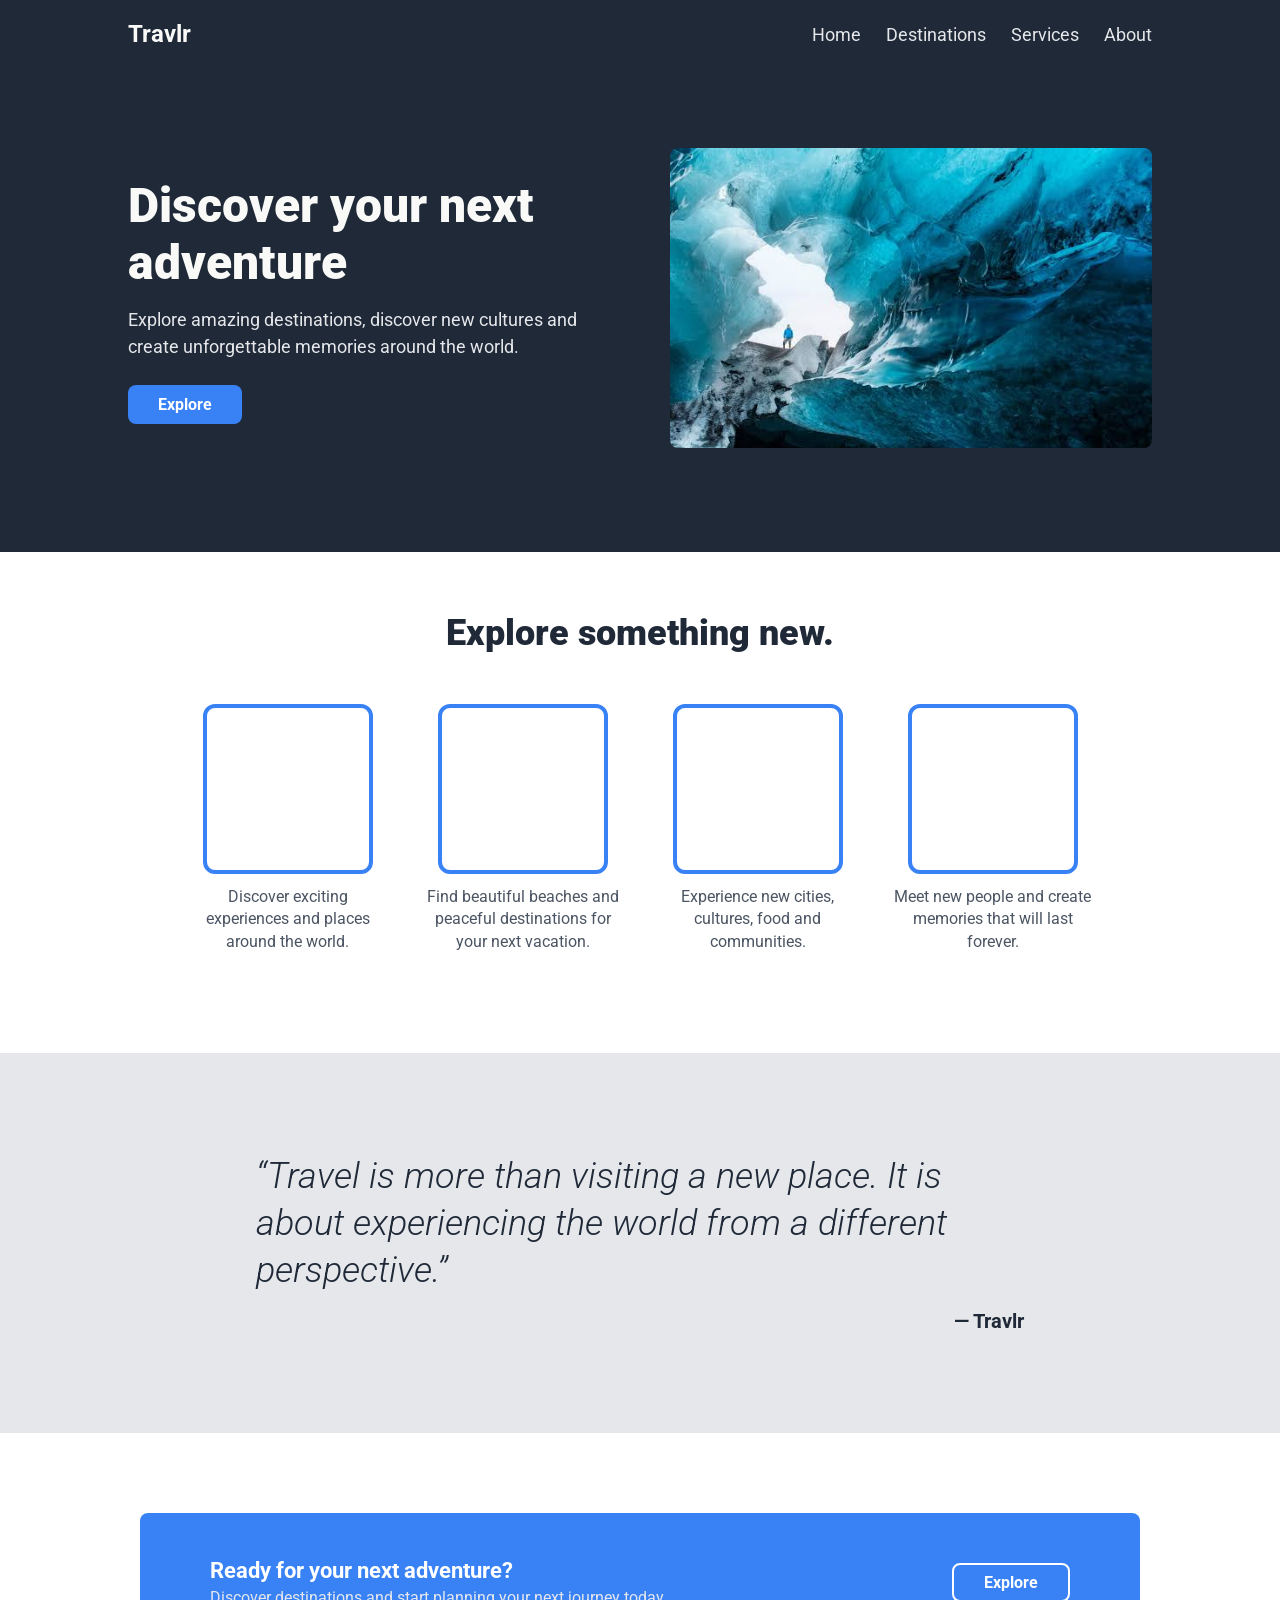
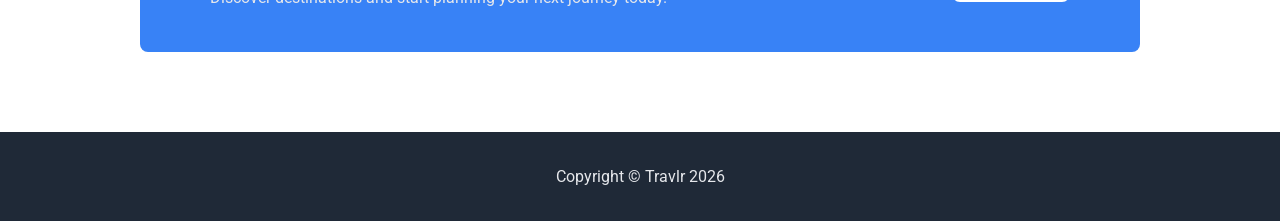
<file: index.html>
<!DOCTYPE html>
<html lang="en">

<head>
    <meta charset="UTF-8">
    <meta name="viewport" content="width=device-width, initial-scale=1.0">

    <title>Travlr | Home</title>

    <link rel="preconnect" href="https://fonts.googleapis.com">
    <link rel="preconnect" href="https://fonts.gstatic.com" crossorigin>
    <link href="https://fonts.googleapis.com/css2?family=Roboto:wght@300;400;700;900&display=swap"
        rel="stylesheet">

    <link rel="stylesheet" href="style.css">
</head>

<body>

    <!-- HEADER + HERO -->
    <header class="header">

        <nav class="navbar">

            <a href="index.html" class="logo">Travlr</a>

            <input type="checkbox" id="menu-toggle" class="menu-toggle">

            <label for="menu-toggle" class="burger">
                ☰
            </label>

            <div class="nav-links">
                <a href="index.html">Home</a>
                <a href="destinations.html">Destinations</a>
                <a href="services.html">Services</a>
                <a href="about.html">About</a>
            </div>

        </nav>


        <section class="hero">

            <div class="hero-text">

                <h1>Discover your next adventure</h1>

                <p>
                    Explore amazing destinations, discover new cultures
                    and create unforgettable memories around the world.
                </p>

                <a href="destinations.html" class="button">Explore</a>

            </div>


            <div class="hero-image">

                <img src="images/hero.jpg"
                    alt="Beautiful travel destination">

            </div>

        </section>

    </header>


    <!-- DESTINATION INFORMATION -->
    <section class="destinations">

        <h2>Explore something new.</h2>

        <div class="destination-container">


            <div class="destination-card">

                <div class="image-box"></div>

                <p>
                    Discover exciting experiences and places
                    around the world.
                </p>

            </div>


            <div class="destination-card">

                <div class="image-box"></div>

                <p>
                    Find beautiful beaches and peaceful
                    destinations for your next vacation.
                </p>

            </div>


            <div class="destination-card">

                <div class="image-box"></div>

                <p>
                    Experience new cities, cultures, food
                    and communities.
                </p>

            </div>


            <div class="destination-card">

                <div class="image-box"></div>

                <p>
                    Meet new people and create memories
                    that will last forever.
                </p>

            </div>


        </div>

    </section>


    <!-- QUOTE -->
    <section class="quote">

        <blockquote>
            “Travel is more than visiting a new place.
            It is about experiencing the world from a
            different perspective.”
        </blockquote>

        <p class="quote-author">— Travlr</p>

    </section>


    <!-- CALL TO ACTION -->
    <section class="call-to-action">

        <div>
            <h3>Ready for your next adventure?</h3>

            <p>
                Discover destinations and start planning
                your next journey today.
            </p>
        </div>

        <a href="destinations.html" class="button-outline">
            Explore
        </a>

    </section>


    <!-- FOOTER -->
    <footer>

        <p>Copyright © Travlr 2026</p>

    </footer>

</body>

</html>
</file>
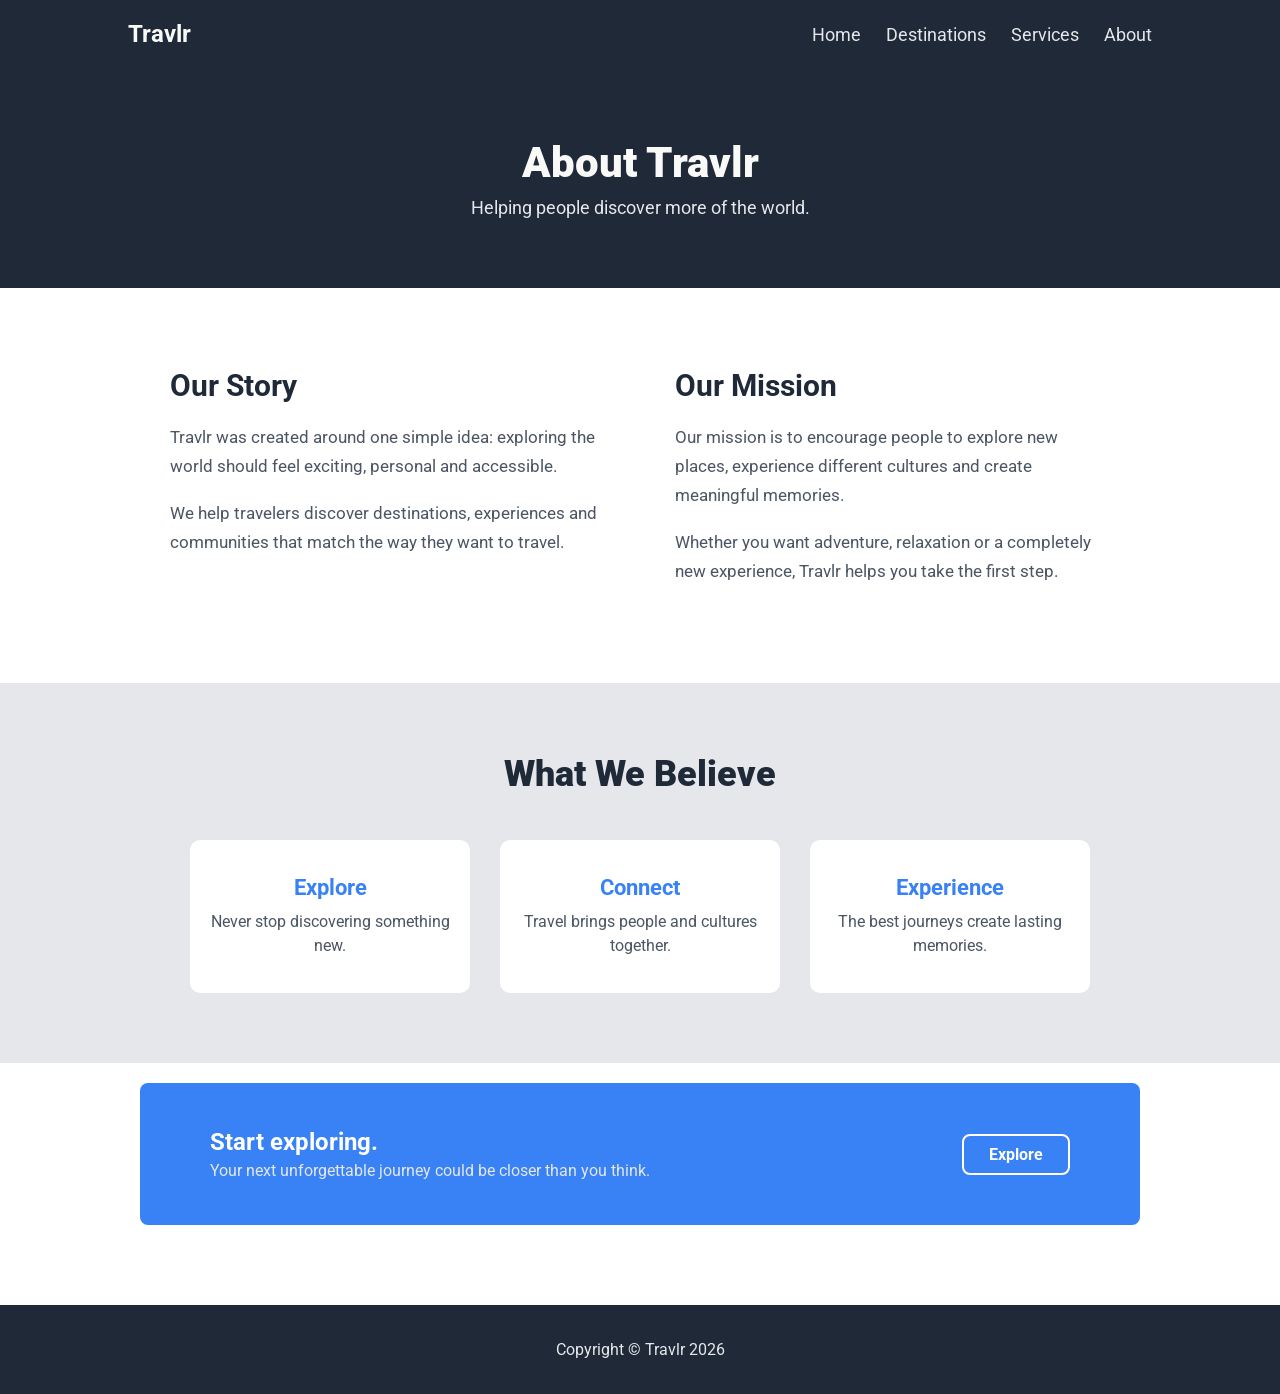
<file: about.html>
<!DOCTYPE html>
<html lang="en">

<head>
    <meta charset="UTF-8">
    <meta name="viewport" content="width=device-width, initial-scale=1.0">

    <title>Travlr | About</title>

    <link rel="preconnect" href="https://fonts.googleapis.com">
    <link rel="preconnect" href="https://fonts.gstatic.com" crossorigin>
    <link href="https://fonts.googleapis.com/css2?family=Roboto:wght@300;400;700;900&display=swap"
          rel="stylesheet">

    <link rel="stylesheet" href="style.css">
</head>

<body>

<header class="header">

    <nav class="navbar">

        <a href="index.html" class="logo">Travlr</a>

        <input type="checkbox" id="menu-toggle" class="menu-toggle">

        <label for="menu-toggle" class="burger">☰</label>

        <div class="nav-links">
            <a href="index.html">Home</a>
            <a href="destinations.html">Destinations</a>
            <a href="services.html">Services</a>
            <a href="about.html">About</a>
        </div>

    </nav>

</header>


<main>

    <section class="page-heading">

        <h1>About Travlr</h1>

        <p>
            Helping people discover more of the world.
        </p>

    </section>


    <section class="about-section">

        <div class="about-text">

            <h2>Our Story</h2>

            <p>
                Travlr was created around one simple idea:
                exploring the world should feel exciting,
                personal and accessible.
            </p>

            <p>
                We help travelers discover destinations,
                experiences and communities that match the
                way they want to travel.
            </p>

        </div>


        <div class="about-text">

            <h2>Our Mission</h2>

            <p>
                Our mission is to encourage people to explore
                new places, experience different cultures and
                create meaningful memories.
            </p>

            <p>
                Whether you want adventure, relaxation or a
                completely new experience, Travlr helps you
                take the first step.
            </p>

        </div>

    </section>


    <section class="values">

        <h2>What We Believe</h2>

        <div class="values-container">

            <article>
                <h3>Explore</h3>
                <p>Never stop discovering something new.</p>
            </article>

            <article>
                <h3>Connect</h3>
                <p>Travel brings people and cultures together.</p>
            </article>

            <article>
                <h3>Experience</h3>
                <p>The best journeys create lasting memories.</p>
            </article>

        </div>

    </section>


    <section class="cta">

        <div>
            <h2>Start exploring.</h2>

            <p>
                Your next unforgettable journey could be closer
                than you think.
            </p>
        </div>

        <a href="destinations.html" class="outline-button">
            Explore
        </a>

    </section>

</main>


<footer>
    <p>Copyright © Travlr 2026</p>
</footer>

</body>
</html>
</file>
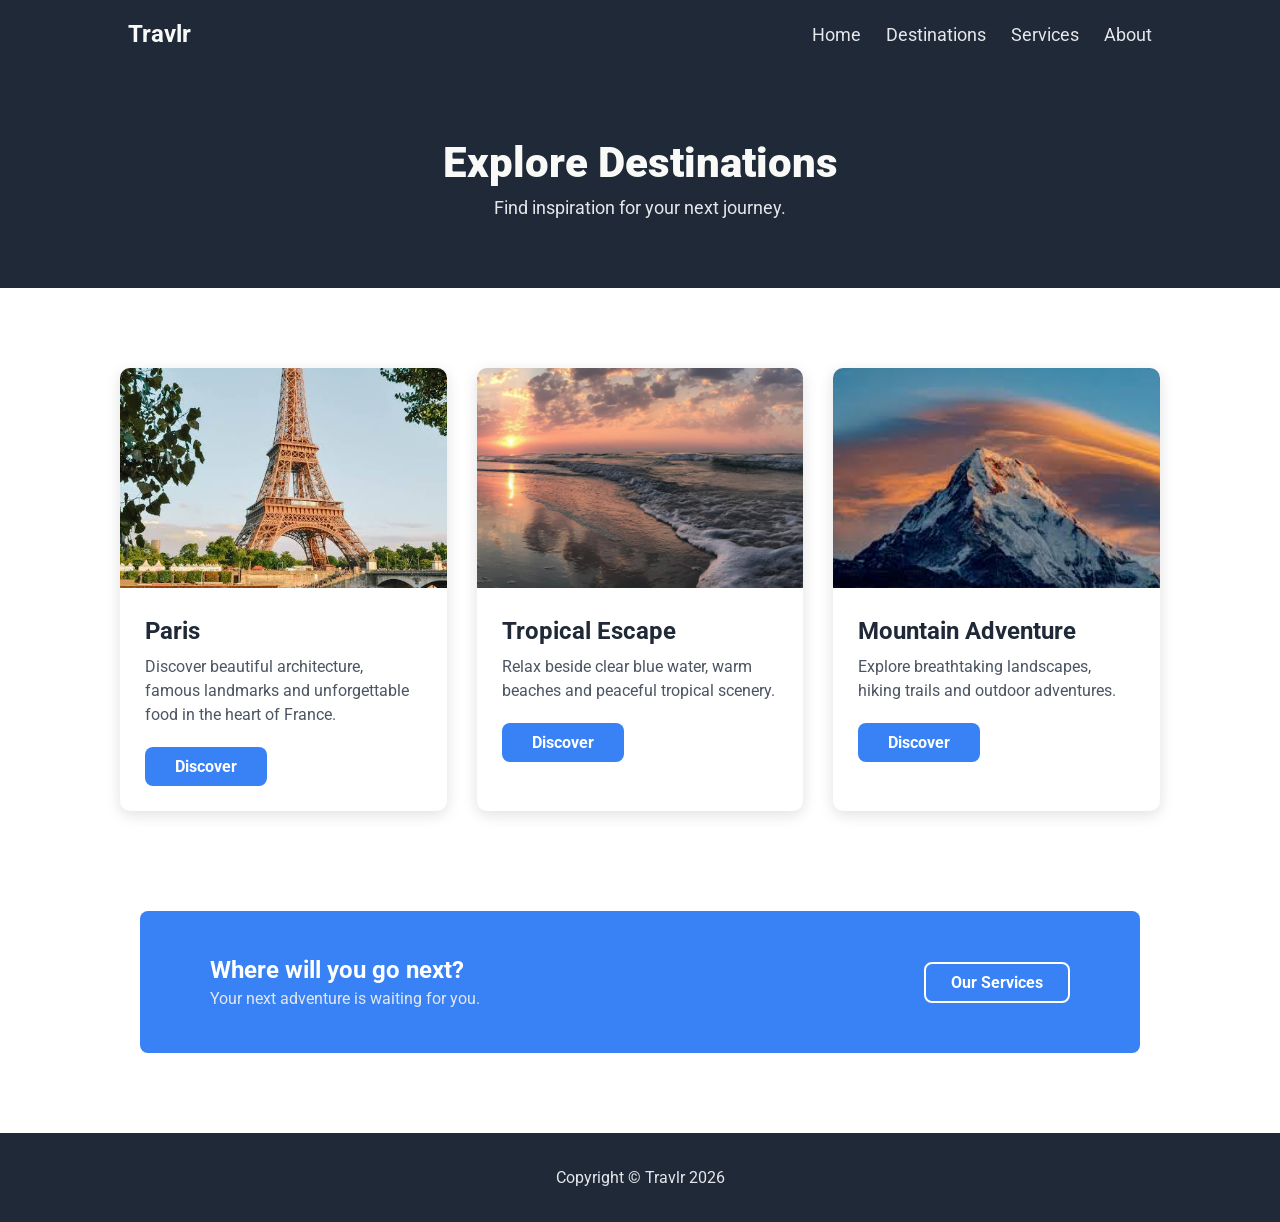
<file: destinations.html>
<!DOCTYPE html>
<html lang="en">

<head>
    <meta charset="UTF-8">
    <meta name="viewport" content="width=device-width, initial-scale=1.0">

    <title>Travlr | Destinations</title>

    <link rel="preconnect" href="https://fonts.googleapis.com">
    <link rel="preconnect" href="https://fonts.gstatic.com" crossorigin>
    <link href="https://fonts.googleapis.com/css2?family=Roboto:wght@300;400;700;900&display=swap"
          rel="stylesheet">

    <link rel="stylesheet" href="style.css">
</head>

<body>

<header class="header">

    <nav class="navbar">

        <a href="index.html" class="logo">Travlr</a>

        <input type="checkbox" id="menu-toggle" class="menu-toggle">

        <label for="menu-toggle" class="burger">☰</label>

        <div class="nav-links">
            <a href="index.html">Home</a>
            <a href="destinations.html">Destinations</a>
            <a href="services.html">Services</a>
            <a href="about.html">About</a>
        </div>

    </nav>

</header>


<main>

    <section class="page-heading">

        <h1>Explore Destinations</h1>

        <p>
            Find inspiration for your next journey.
        </p>

    </section>


    <section class="cards-section">

        <article class="travel-card">

            <img
                src="images/paris.jpg"
                alt="View of Paris">

            <div class="card-content">

                <h2>Paris</h2>

                <p>
                    Discover beautiful architecture,
                    famous landmarks and unforgettable food
                    in the heart of France.
                </p>

                <a href="#" class="button">Discover</a>

            </div>

        </article>


        <article class="travel-card">

            <img
                src="images/beach.jpg"
                alt="Tropical beach">

            <div class="card-content">

                <h2>Tropical Escape</h2>

                <p>
                    Relax beside clear blue water,
                    warm beaches and peaceful tropical scenery.
                </p>

                <a href="#" class="button">Discover</a>

            </div>

        </article>


        <article class="travel-card">

            <img
                src="images/mountains.jpg"
                alt="Mountain landscape">

            <div class="card-content">

                <h2>Mountain Adventure</h2>

                <p>
                    Explore breathtaking landscapes,
                    hiking trails and outdoor adventures.
                </p>

                <a href="#" class="button">Discover</a>

            </div>

        </article>

    </section>


    <section class="cta">

        <div>
            <h2>Where will you go next?</h2>

            <p>
                Your next adventure is waiting for you.
            </p>
        </div>

        <a href="services.html" class="outline-button">
            Our Services
        </a>

    </section>

</main>


<footer>
    <p>Copyright © Travlr 2026</p>
</footer>

</body>
</html>
</file>
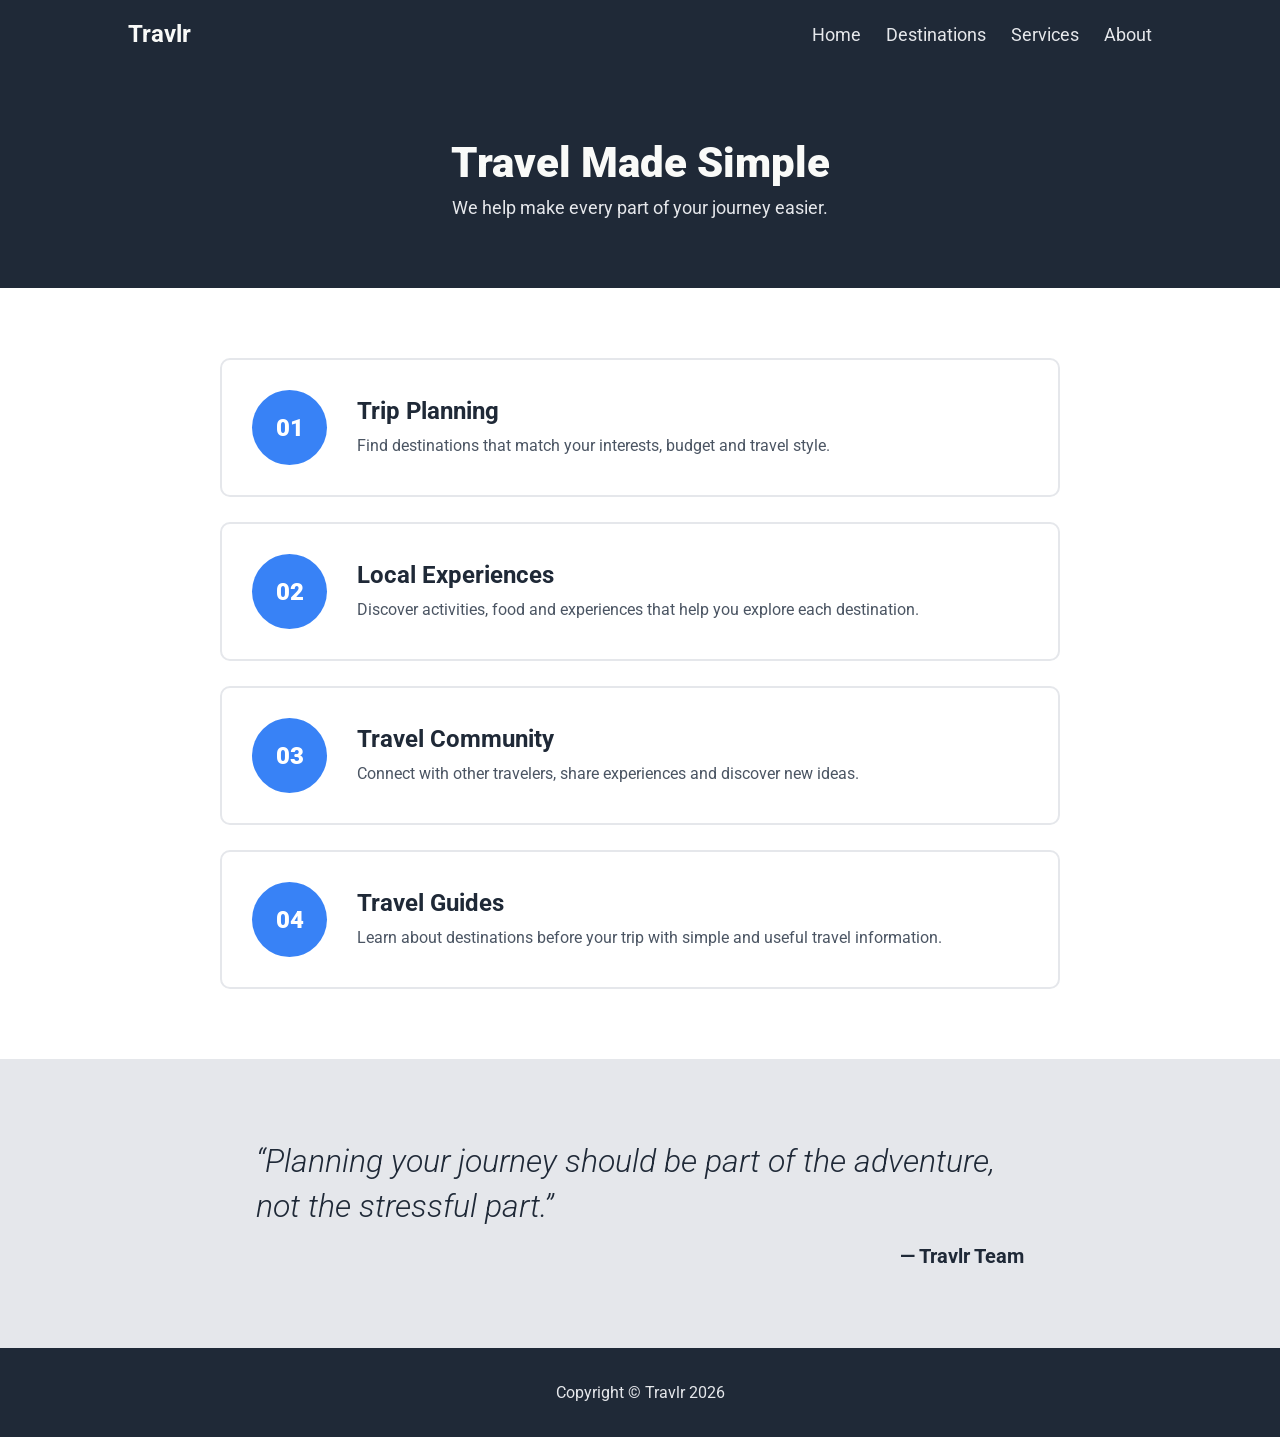
<file: services.html>
<!DOCTYPE html>
<html lang="en">

<head>
    <meta charset="UTF-8">
    <meta name="viewport" content="width=device-width, initial-scale=1.0">

    <title>Travlr | Services</title>

    <link rel="preconnect" href="https://fonts.googleapis.com">
    <link rel="preconnect" href="https://fonts.gstatic.com" crossorigin>
    <link href="https://fonts.googleapis.com/css2?family=Roboto:wght@300;400;700;900&display=swap"
          rel="stylesheet">

    <link rel="stylesheet" href="style.css">
</head>

<body>

<header class="header">

    <nav class="navbar">

        <a href="index.html" class="logo">Travlr</a>

        <input type="checkbox" id="menu-toggle" class="menu-toggle">

        <label for="menu-toggle" class="burger">☰</label>

        <div class="nav-links">
            <a href="index.html">Home</a>
            <a href="destinations.html">Destinations</a>
            <a href="services.html">Services</a>
            <a href="about.html">About</a>
        </div>

    </nav>

</header>


<main>

    <section class="page-heading">

        <h1>Travel Made Simple</h1>

        <p>
            We help make every part of your journey easier.
        </p>

    </section>


    <section class="services-section">

        <article class="service">

            <div class="service-number">01</div>

            <div>
                <h2>Trip Planning</h2>

                <p>
                    Find destinations that match your interests,
                    budget and travel style.
                </p>
            </div>

        </article>


        <article class="service">

            <div class="service-number">02</div>

            <div>
                <h2>Local Experiences</h2>

                <p>
                    Discover activities, food and experiences
                    that help you explore each destination.
                </p>
            </div>

        </article>


        <article class="service">

            <div class="service-number">03</div>

            <div>
                <h2>Travel Community</h2>

                <p>
                    Connect with other travelers, share
                    experiences and discover new ideas.
                </p>
            </div>

        </article>


        <article class="service">

            <div class="service-number">04</div>

            <div>
                <h2>Travel Guides</h2>

                <p>
                    Learn about destinations before your trip
                    with simple and useful travel information.
                </p>
            </div>

        </article>

    </section>


    <section class="quote-section">

        <blockquote>
            “Planning your journey should be part of
            the adventure, not the stressful part.”
        </blockquote>

        <p>— Travlr Team</p>

    </section>

</main>


<footer>
    <p>Copyright © Travlr 2026</p>
</footer>

</body>
</html>
</file>
<file: style.css>
/* ========================================
   GENERAL STYLES
======================================== */

* {
    margin: 0;
    padding: 0;
    box-sizing: border-box;
}

body {
    font-family: "Roboto", sans-serif;
    color: #1F2937;
}

a {
    text-decoration: none;
}

img {
    max-width: 100%;
    height: auto;
}


/* ========================================
   HEADER AND NAVIGATION
======================================== */

.header {
    background-color: #1F2937;
    color: #F9FAF8;
    padding: 0 10%;
}

.navbar {
    max-width: 1200px;
    margin: auto;
    padding: 20px 0;

    display: flex;
    justify-content: space-between;
    align-items: center;
}

.logo {
    color: #F9FAF8;
    font-size: 24px;
    font-weight: 700;
}

.nav-links {
    display: flex;
    gap: 25px;
}

.nav-links a {
    color: #E5E7EB;
    font-size: 18px;
}

.nav-links a:hover {
    color: #3882F6;
}


/* ========================================
   BURGER MENU
======================================== */

.menu-toggle {
    display: none;
}

.burger {
    display: none;
    font-size: 30px;
    cursor: pointer;
    color: #F9FAF8;
}


/* ========================================
   HOME - HERO
======================================== */

.hero {
    max-width: 1200px;
    margin: auto;
    padding: 80px 0 100px;

    display: flex;
    align-items: center;
    justify-content: space-between;
    gap: 60px;
}

.hero-text {
    flex: 1;
}

.hero-text h1 {
    font-size: 48px;
    font-weight: 900;
    color: #F9FAF8;
    margin-bottom: 15px;
}

.hero-text p {
    font-size: 18px;
    color: #E5E7EB;
    line-height: 1.5;
    margin-bottom: 25px;
}

.button {
    display: inline-block;
    background-color: #3882F6;
    color: white;
    padding: 10px 30px;
    border-radius: 8px;
    font-weight: 700;
}

.button:hover {
    opacity: 0.85;
}

.hero-image {
    flex: 1;
}

.hero-image img {
    width: 100%;
    max-height: 300px;
    object-fit: cover;
    border-radius: 8px;
}


/* ========================================
   HOME - DESTINATION INFORMATION
======================================== */

.destinations {
    padding: 60px 10% 100px;
    text-align: center;
}

.destinations h2 {
    font-size: 36px;
    font-weight: 900;
    margin-bottom: 50px;
}

.destination-container {
    max-width: 1000px;
    margin: auto;

    display: flex;
    justify-content: center;
    gap: 35px;
}

.destination-card {
    width: 200px;
}

.image-box {
    width: 170px;
    height: 170px;
    margin: 0 auto 12px;

    border: 4px solid #3882F6;
    border-radius: 12px;
}

.destination-card p {
    color: #4B5563;
    line-height: 1.4;
}


/* ========================================
   HOME - QUOTE
======================================== */

.quote {
    background-color: #E5E7EB;
    padding: 100px 20%;
}

.quote blockquote {
    max-width: 850px;
    margin: auto;

    font-size: 36px;
    font-weight: 300;
    font-style: italic;
    line-height: 1.3;
}

.quote-author {
    max-width: 850px;
    margin: 15px auto 0;

    text-align: right;
    font-size: 20px;
    font-weight: 700;
}


/* ========================================
   HOME - CALL TO ACTION
======================================== */

.call-to-action {
    max-width: 1000px;
    margin: 80px auto;
    padding: 45px 70px;

    background-color: #3882F6;
    color: white;
    border-radius: 8px;

    display: flex;
    justify-content: space-between;
    align-items: center;
    gap: 30px;
}

.call-to-action h3 {
    font-size: 22px;
    margin-bottom: 5px;
}

.call-to-action p {
    color: #E5E7EB;
}

.button-outline {
    color: white;
    border: 2px solid white;
    border-radius: 8px;
    padding: 8px 30px;
    font-weight: 700;
    white-space: nowrap;
}


/* ========================================
   SHARED PAGE HEADING
======================================== */

.page-heading {
    background-color: #1F2937;
    color: #F9FAF8;
    text-align: center;
    padding: 70px 20px;
}

.page-heading h1 {
    font-size: 42px;
    font-weight: 900;
    margin-bottom: 10px;
}

.page-heading p {
    color: #E5E7EB;
    font-size: 18px;
}


/* ========================================
   DESTINATIONS PAGE
======================================== */

.cards-section {
    max-width: 1100px;
    margin: auto;
    padding: 80px 30px;

    display: flex;
    justify-content: center;
    gap: 30px;
}

.travel-card {
    flex: 1;
    background-color: white;
    border-radius: 10px;
    overflow: hidden;

    box-shadow: 0 4px 15px rgba(0, 0, 0, 0.12);
}

.travel-card img {
    width: 100%;
    height: 220px;
    object-fit: cover;
}

.card-content {
    padding: 25px;
}

.card-content h2 {
    font-size: 24px;
    margin-bottom: 10px;
}

.card-content p {
    color: #4B5563;
    line-height: 1.5;
    margin-bottom: 20px;
}


/* ========================================
   SHARED CTA FOR INNER PAGES
======================================== */

.cta {
    max-width: 1000px;
    margin: 20px auto 80px;
    padding: 45px 70px;

    background-color: #3882F6;
    color: white;
    border-radius: 8px;

    display: flex;
    justify-content: space-between;
    align-items: center;
    gap: 30px;
}

.cta h2 {
    margin-bottom: 5px;
}

.cta p {
    color: #E5E7EB;
}

.outline-button {
    color: white;
    border: 2px solid white;
    border-radius: 8px;
    padding: 9px 25px;
    font-weight: 700;
    white-space: nowrap;
}


/* ========================================
   ABOUT PAGE
======================================== */

.about-section {
    max-width: 1000px;
    margin: auto;
    padding: 80px 30px;

    display: flex;
    gap: 70px;
}

.about-text {
    flex: 1;
}

.about-text h2 {
    font-size: 30px;
    margin-bottom: 20px;
}

.about-text p {
    color: #4B5563;
    font-size: 17px;
    line-height: 1.7;
    margin-bottom: 18px;
}


/* ABOUT - VALUES */

.values {
    background-color: #E5E7EB;
    padding: 70px 10%;
    text-align: center;
}

.values > h2 {
    font-size: 36px;
    font-weight: 900;
    margin-bottom: 45px;
}

.values-container {
    max-width: 900px;
    margin: auto;

    display: flex;
    justify-content: center;
    gap: 30px;
}

.values-container article {
    flex: 1;
    background-color: white;
    padding: 35px 20px;
    border-radius: 10px;
}

.values-container h3 {
    color: #3882F6;
    font-size: 22px;
    margin-bottom: 10px;
}

.values-container p {
    color: #4B5563;
    line-height: 1.5;
}


/* ========================================
   SERVICES PAGE
======================================== */

.services-section {
    max-width: 900px;
    margin: auto;
    padding: 70px 30px;

    display: flex;
    flex-direction: column;
    gap: 25px;
}

.service {
    display: flex;
    align-items: center;
    gap: 30px;

    padding: 30px;
    border: 2px solid #E5E7EB;
    border-radius: 10px;
}

.service-number {
    min-width: 75px;
    height: 75px;

    display: flex;
    align-items: center;
    justify-content: center;

    background-color: #3882F6;
    color: white;
    border-radius: 50%;

    font-size: 24px;
    font-weight: 900;
}

.service h2 {
    font-size: 24px;
    margin-bottom: 8px;
}

.service p {
    color: #4B5563;
    line-height: 1.6;
}


/* SERVICES - QUOTE */

.quote-section {
    background-color: #E5E7EB;
    padding: 80px 20%;
}

.quote-section blockquote {
    max-width: 850px;
    margin: auto;

    font-size: 32px;
    font-weight: 300;
    font-style: italic;
    line-height: 1.4;
}

.quote-section p {
    max-width: 850px;
    margin: 15px auto 0;

    text-align: right;
    font-size: 20px;
    font-weight: 700;
}


/* ========================================
   FOOTER
======================================== */

footer {
    background-color: #1F2937;
    color: #E5E7EB;
    text-align: center;
    padding: 35px;
}


/* ========================================
   TABLET - 768PX
======================================== */

@media (max-width: 768px) {

    .header {
        padding: 0 6%;
    }

    .hero {
        gap: 30px;
    }

    .hero-text h1 {
        font-size: 38px;
    }

    .destination-container {
        flex-wrap: wrap;
    }

    .destination-card {
        width: 40%;
    }

    .quote {
        padding: 70px 10%;
    }

    .quote blockquote {
        font-size: 30px;
    }

    .call-to-action {
        margin: 60px 6%;
    }


    /* Destinations page */

    .cards-section {
        flex-wrap: wrap;
    }

    .travel-card {
        min-width: 280px;
    }

    .cta {
        margin: 20px 6% 60px;
    }


    /* About page */

    .about-section {
        gap: 40px;
    }

    .values-container {
        flex-wrap: wrap;
    }

    .values-container article {
        min-width: 220px;
    }
}


/* ========================================
   MOBILE - 600PX
======================================== */

@media (max-width: 600px) {

    /* Navigation */

    .navbar {
        position: relative;
        flex-wrap: wrap;
    }

    .burger {
        display: block;
    }

    .nav-links {
        display: none;
        width: 100%;
        flex-direction: column;
        padding-top: 20px;
        gap: 15px;
    }

    .menu-toggle:checked ~ .nav-links {
        display: flex;
    }


    /* Home hero */

    .hero {
        flex-direction: column;
        padding: 50px 0 70px;
        text-align: center;
    }

    .hero-text h1 {
        font-size: 38px;
    }

    .hero-image {
        width: 100%;
    }


    /* Home destinations */

    .destinations {
        padding: 50px 5%;
    }

    .destinations h2 {
        font-size: 30px;
    }

    .destination-container {
        flex-direction: column;
        align-items: center;
    }

    .destination-card {
        width: 100%;
        max-width: 250px;
    }


    /* Home quote */

    .quote {
        padding: 60px 8%;
    }

    .quote blockquote {
        font-size: 26px;
    }


    /* Home CTA */

    .call-to-action {
        margin: 50px 5%;
        padding: 35px 25px;

        flex-direction: column;
        text-align: center;
    }


    /* Shared page heading */

    .page-heading {
        padding: 50px 20px;
    }

    .page-heading h1 {
        font-size: 34px;
    }


    /* Destinations page */

    .cards-section {
        flex-direction: column;
        padding: 50px 20px;
    }

    .travel-card {
        width: 100%;
        min-width: 0;
    }


    /* Shared inner page CTA */

    .cta {
        margin: 10px 5% 50px;
        padding: 35px 25px;

        flex-direction: column;
        text-align: center;
    }


    /* About page */

    .about-section {
        flex-direction: column;
        padding: 50px 25px;
    }

    .values {
        padding: 50px 25px;
    }

    .values > h2 {
        font-size: 30px;
    }

    .values-container {
        flex-direction: column;
    }

    .values-container article {
        width: 100%;
    }


    /* Services page */

    .services-section {
        padding: 50px 20px;
    }

    .service {
        flex-direction: column;
        text-align: center;
        padding: 25px;
    }

    .quote-section {
        padding: 60px 8%;
    }

    .quote-section blockquote {
        font-size: 26px;
    }
}
</file>
